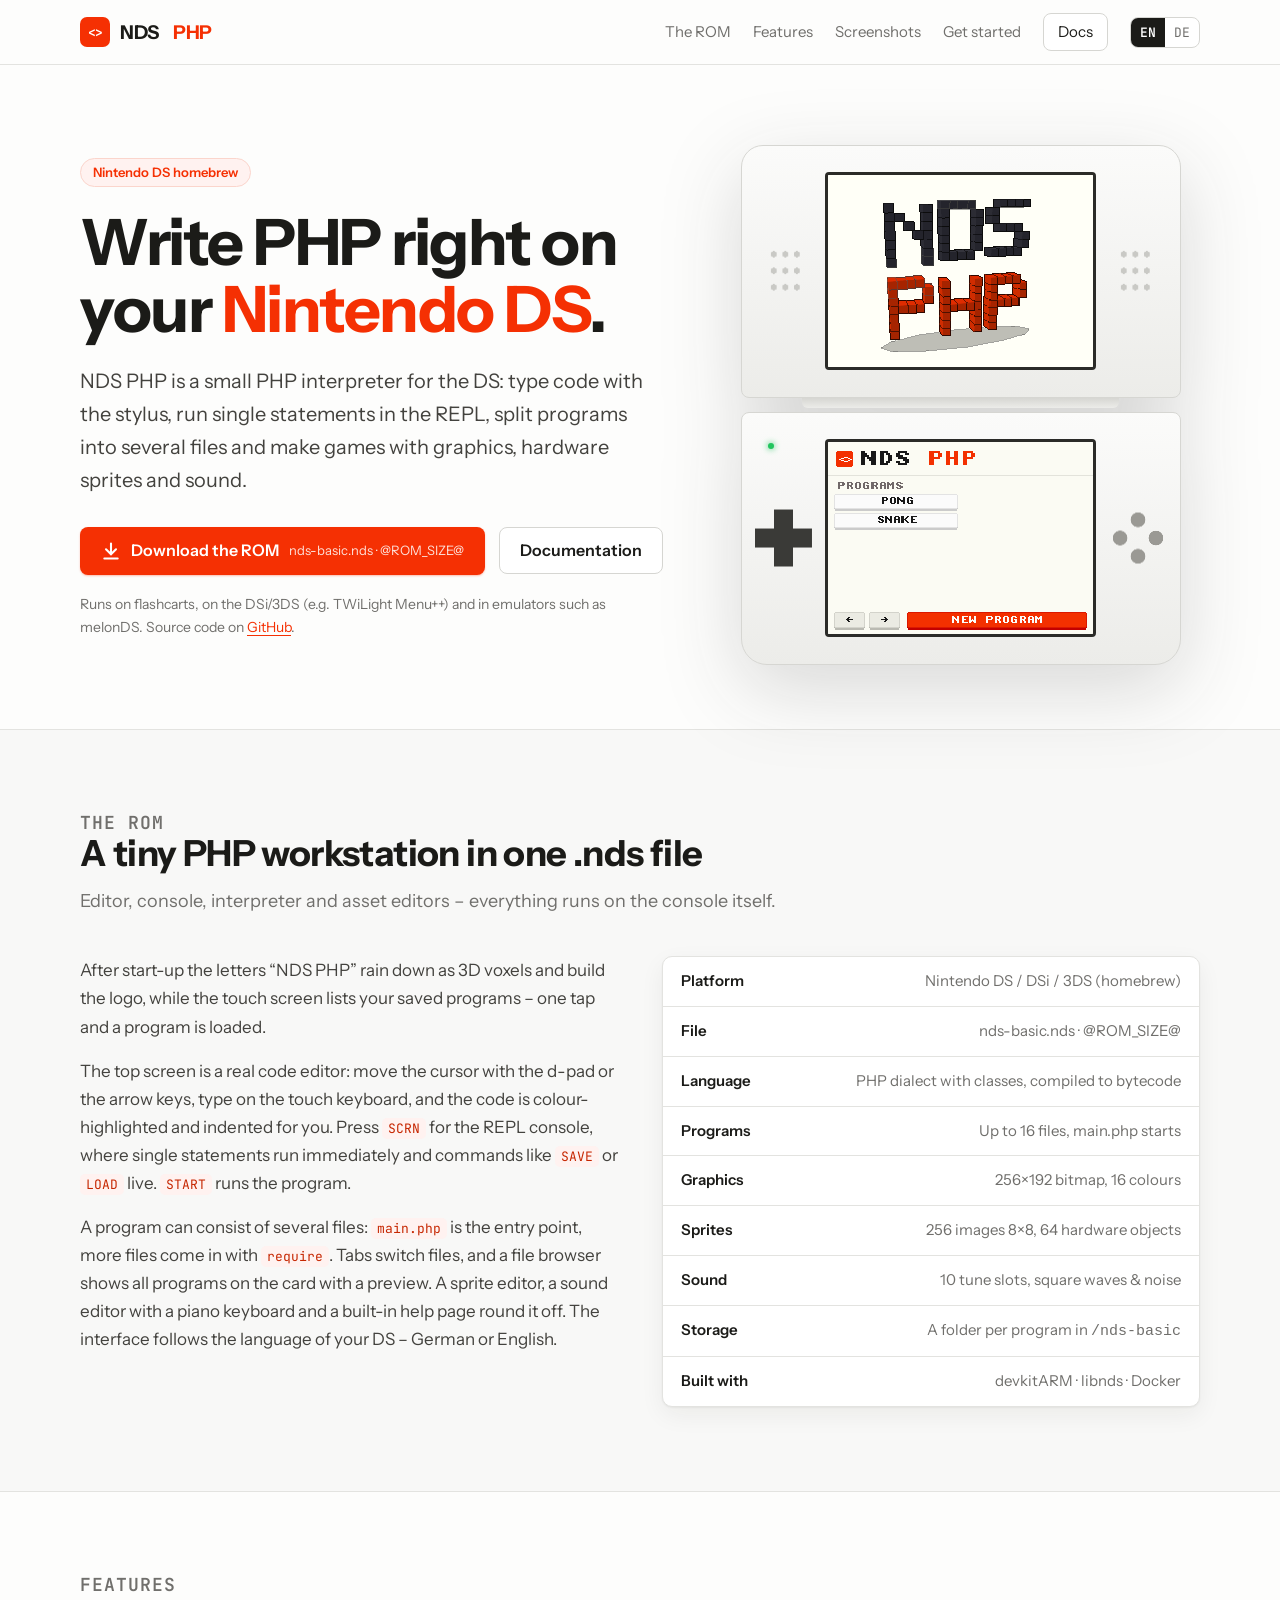
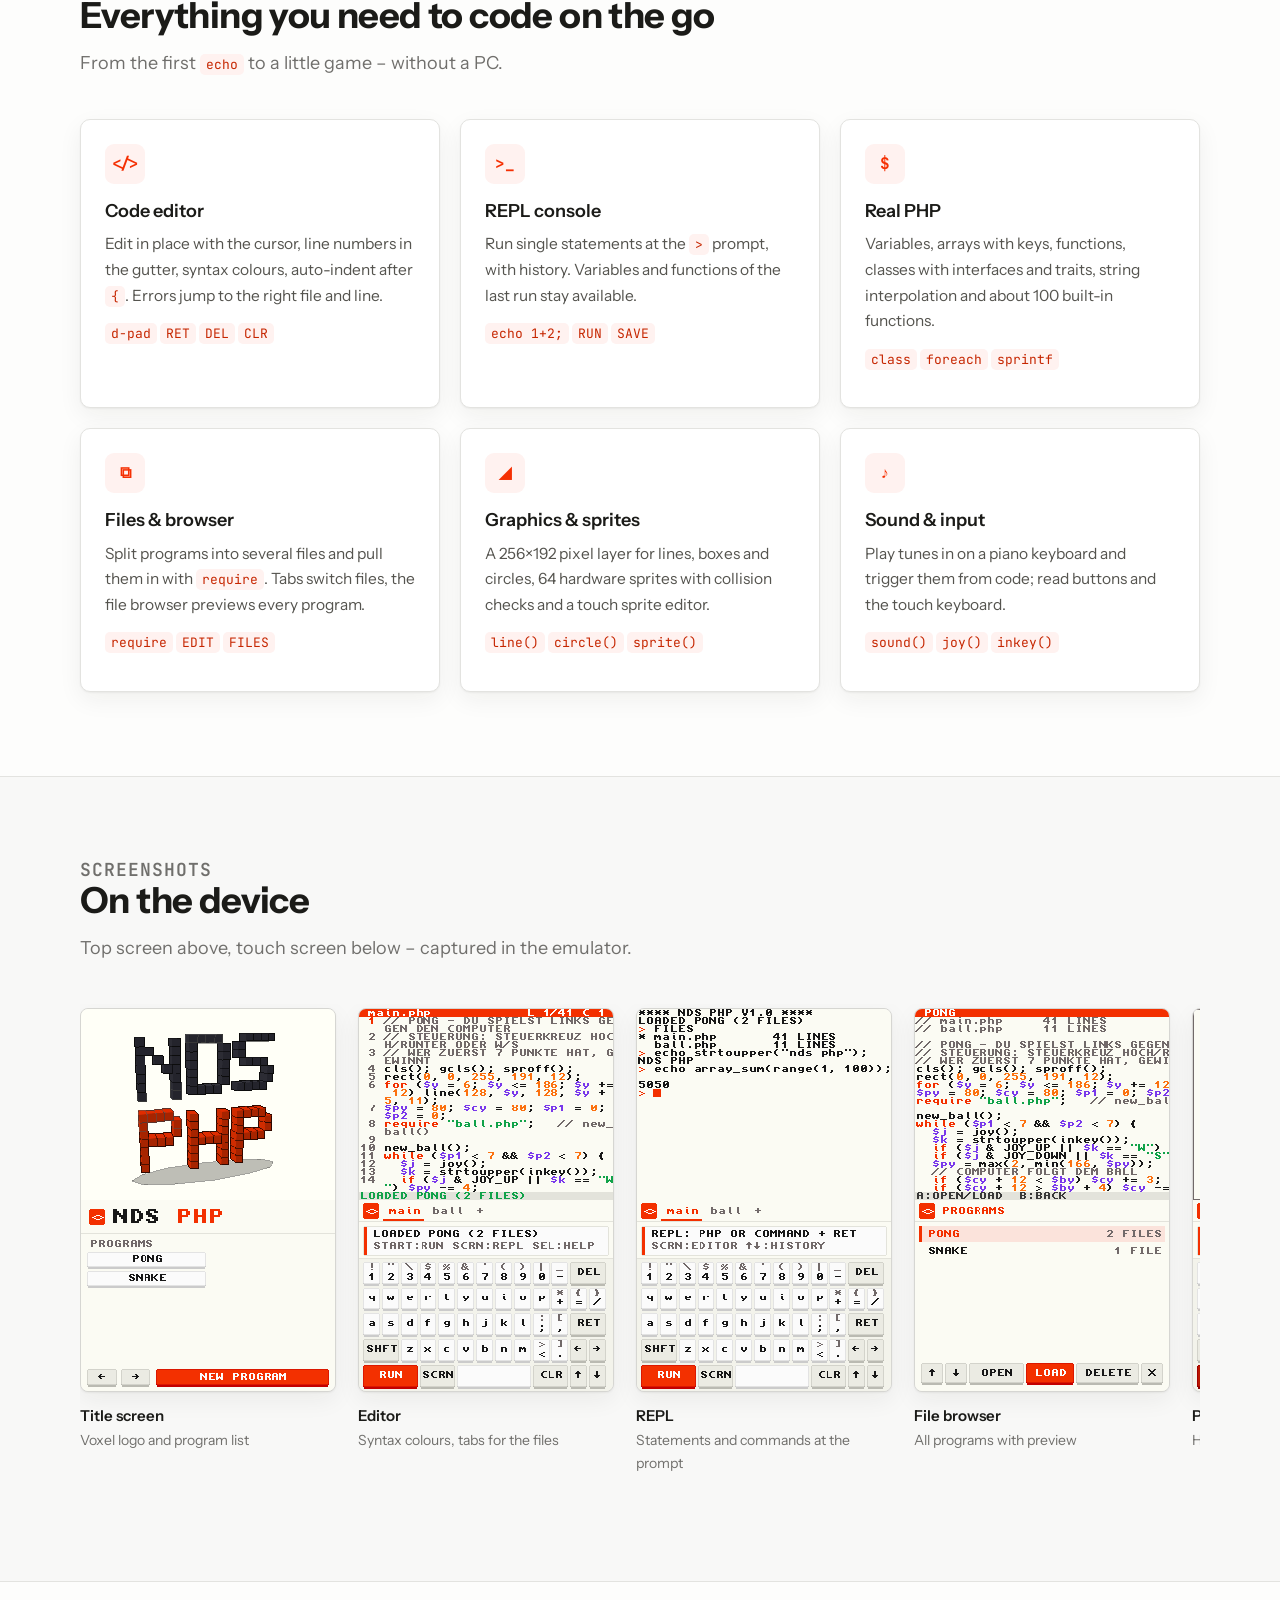
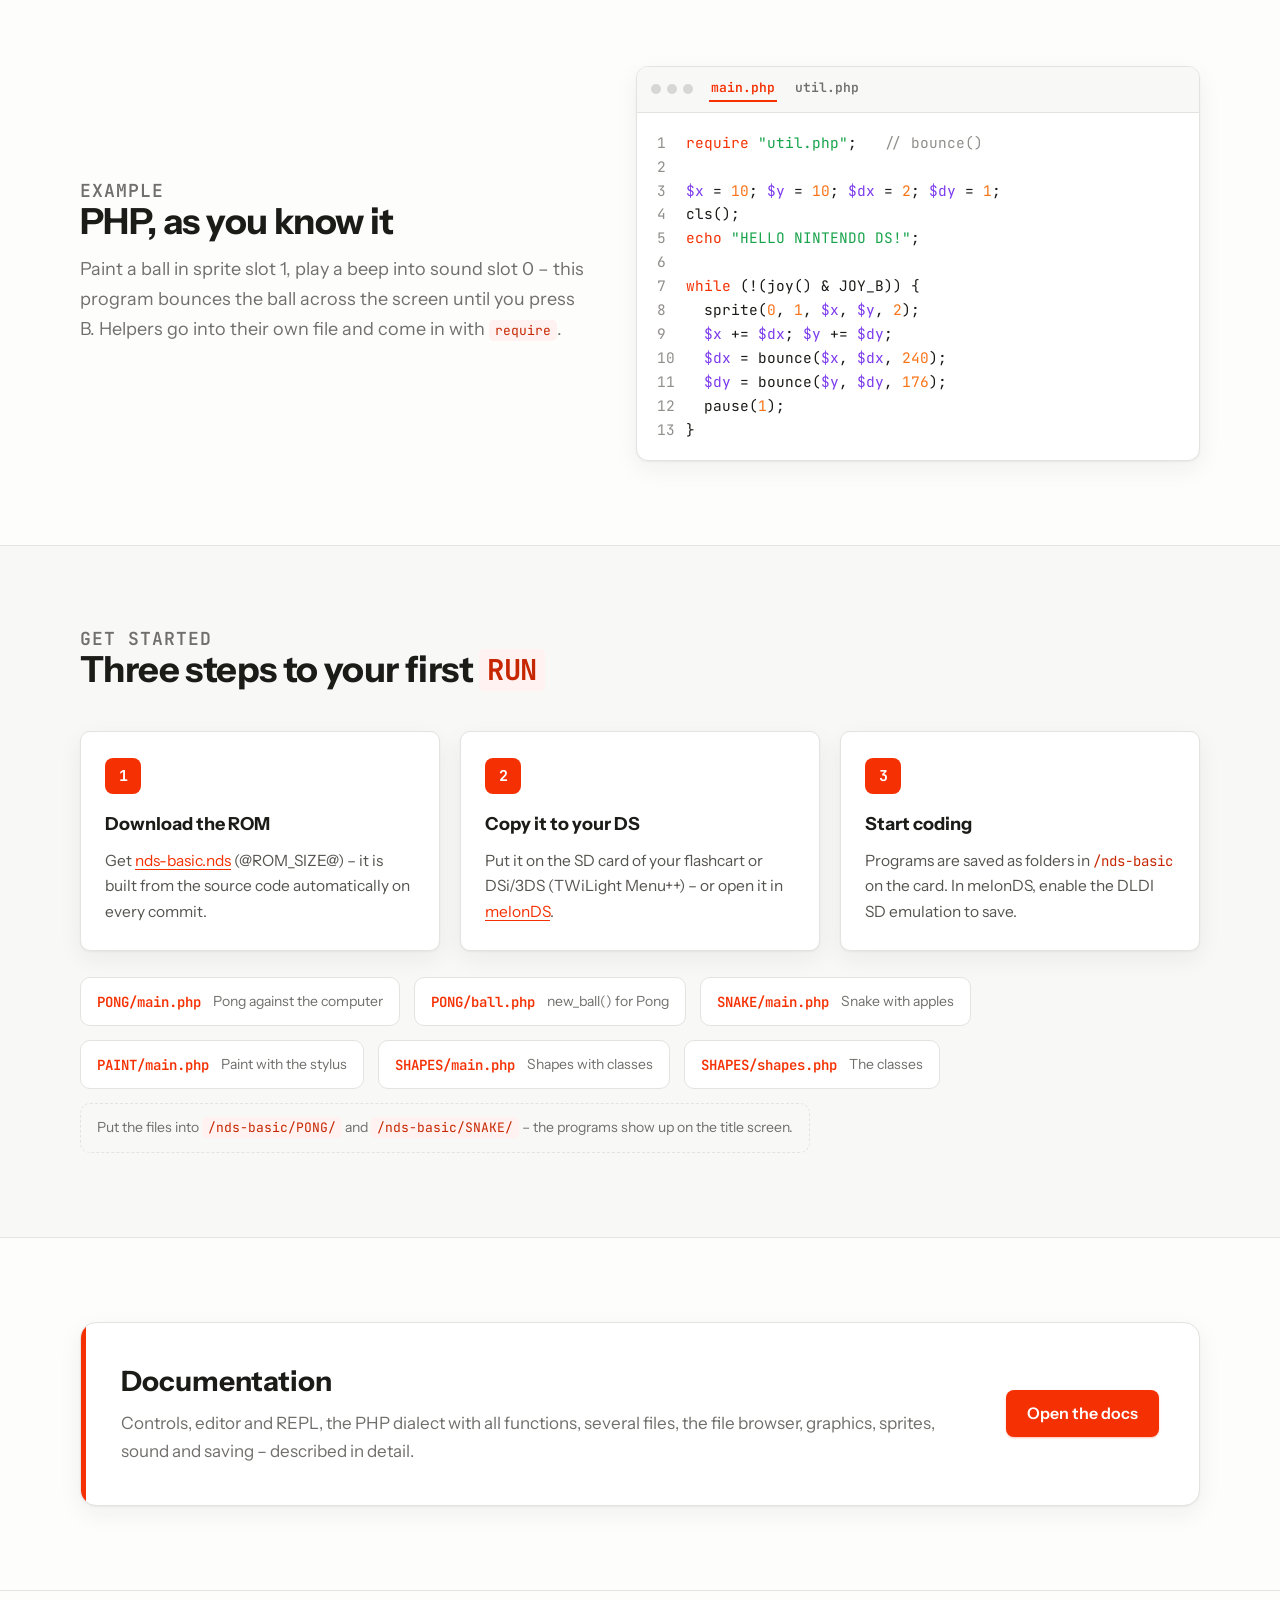
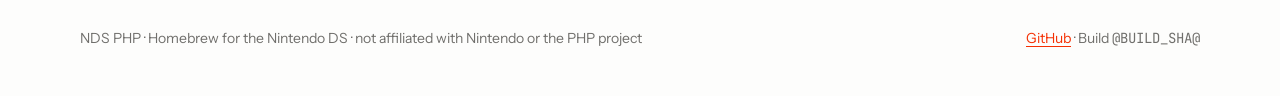
<file: site/index.html>
<!doctype html>
<html lang="en">
<head>
	<meta charset="utf-8">
	<meta name="viewport" content="width=device-width, initial-scale=1">
	<title>NDS PHP – PHP on the Nintendo DS</title>
	<meta name="description" content="NDS PHP lets you write and run PHP right on a Nintendo DS: code editor, REPL console, several files per program, graphics, hardware sprites, sound and saving to SD card.">
	<meta property="og:title" content="NDS PHP">
	<meta property="og:description" content="Write and run PHP right on your Nintendo DS.">
	<meta property="og:image" content="img/title.png">
	<link rel="alternate" hreflang="en" href="index.html">
	<link rel="alternate" hreflang="de" href="index.de.html">
	<link rel="icon" href="img/title-top.png">
	<link rel="preconnect" href="https://fonts.googleapis.com">
	<link rel="preconnect" href="https://fonts.gstatic.com" crossorigin>
	<link href="https://fonts.googleapis.com/css2?family=Instrument+Sans:wght@400;600;700&family=JetBrains+Mono:wght@400;600;700&display=swap" rel="stylesheet">
	<link rel="stylesheet" href="style.css">
</head>
<body>
<header class="site-header">
	<div class="wrap">
		<a class="logo" href="#top"><span class="tile">&lt;&gt;</span>NDS&nbsp;<span>PHP</span></a>
		<nav class="nav">
			<a href="#rom">The ROM</a>
			<a href="#features">Features</a>
			<a href="#screens">Screenshots</a>
			<a href="#start">Get started</a>
			<a class="nav-cta" href="docs.html">Docs</a>
			<span class="lang-switch" aria-label="Language"><a aria-current="page">EN</a><a href="index.de.html" hreflang="de" lang="de">DE</a></span>
		</nav>
	</div>
</header>

<main id="top">
	<!-- ============ HERO ============ -->
	<section class="hero">
		<div class="wrap">
			<div>
				<p class="eyebrow">Nintendo DS homebrew</p>
				<h1>Write PHP right on your <span>Nintendo&nbsp;DS</span>.</h1>
				<p class="lead">NDS PHP is a small PHP interpreter for the DS: type code with the stylus, run single statements
					in the REPL, split programs into several files and make games with graphics, hardware sprites and sound.</p>
				<div class="cta-row">
					<a class="btn btn-primary" href="nds-basic.nds" download>
						<svg width="20" height="20" viewBox="0 0 24 24" fill="none" stroke="currentColor" stroke-width="2.5" stroke-linecap="round"><path d="M12 3v12M6 10l6 6 6-6M4 21h16"/></svg>
						Download the ROM <small>nds-basic.nds · @ROM_SIZE@</small>
					</a>
					<a class="btn btn-secondary" href="docs.html">Documentation</a>
				</div>
				<p class="cta-note">Runs on flashcarts, on the DSi/3DS (e.g. TWiLight&nbsp;Menu++) and in emulators such as melonDS.
					Source code on <a href="@REPO_URL@">GitHub</a>.</p>
			</div>

			<div class="ds" aria-label="Nintendo DS showing the NDS PHP title screen">
				<div class="ds-half ds-top">
					<div class="ds-screen"><img class="pixelated" src="img/title-top.png" alt="Title screen: the words NDS PHP built from 3D voxels" width="256" height="192"></div>
				</div>
				<div class="ds-hinge"></div>
				<div class="ds-half ds-bottom">
					<span class="ds-led"></span>
					<div class="ds-screen"><img class="pixelated" src="img/title-bottom.png" alt="List of saved programs on the touch screen" width="256" height="192"></div>
					<span class="ds-dpad"></span><span class="ds-abxy"></span>
				</div>
			</div>
		</div>
	</section>

	<!-- ============ ROM DESCRIPTION ============ -->
	<section id="rom" class="section-alt">
		<div class="wrap">
			<div class="section-head">
				<p class="kicker">The ROM</p>
				<h2>A tiny PHP workstation in one .nds file</h2>
				<p>Editor, console, interpreter and asset editors – everything runs on the console itself.</p>
			</div>
			<div class="about">
				<div>
					<p>After start-up the letters “NDS PHP” rain down as 3D voxels and build the logo, while the touch screen
						lists your saved programs – one tap and a program is loaded.</p>
					<p>The top screen is a real code editor: move the cursor with the d-pad or the arrow keys, type on the
						touch keyboard, and the code is colour-highlighted and indented for you. Press <span class="kw">SCRN</span>
						for the REPL console, where single statements run immediately and commands like <span class="kw">SAVE</span>
						or <span class="kw">LOAD</span> live. <span class="kw">START</span> runs the program.</p>
					<p>A program can consist of several files: <span class="kw">main.php</span> is the entry point, more files come in
						with <span class="kw">require</span>. Tabs switch files, and a file browser shows all programs on the card with a
						preview. A sprite editor, a sound editor with a piano keyboard and a built-in help page round it off. The interface
						follows the language of your DS – German or English.</p>
				</div>
				<ul class="specs">
					<li><b>Platform</b><span>Nintendo DS / DSi / 3DS (homebrew)</span></li>
					<li><b>File</b><span>nds-basic.nds · @ROM_SIZE@</span></li>
					<li><b>Language</b><span>PHP dialect with classes, compiled to bytecode</span></li>
					<li><b>Programs</b><span>Up to 16 files, main.php starts</span></li>
					<li><b>Graphics</b><span>256×192 bitmap, 16 colours</span></li>
					<li><b>Sprites</b><span>256 images 8×8, 64 hardware objects</span></li>
					<li><b>Sound</b><span>10 tune slots, square waves &amp; noise</span></li>
					<li><b>Storage</b><span>A folder per program in <code>/nds-basic</code></span></li>
					<li><b>Built with</b><span>devkitARM · libnds · Docker</span></li>
				</ul>
			</div>
		</div>
	</section>

	<!-- ============ FEATURES ============ -->
	<section id="features">
		<div class="wrap">
			<div class="section-head">
				<p class="kicker">Features</p>
				<h2>Everything you need to code on the go</h2>
				<p>From the first <span class="kw">echo</span> to a little game – without a PC.</p>
			</div>
			<div class="features">
				<article class="card">
					<div class="icon">&lt;/&gt;</div>
					<h3>Code editor</h3>
					<p>Edit in place with the cursor, line numbers in the gutter, syntax colours, auto-indent after <code>{</code>. Errors jump to the right file and line.</p>
					<p><code>d-pad</code> <code>RET</code> <code>DEL</code> <code>CLR</code></p>
				</article>
				<article class="card">
					<div class="icon">&gt;_</div>
					<h3>REPL console</h3>
					<p>Run single statements at the <code>&gt;</code> prompt, with history. Variables and functions of the last run stay available.</p>
					<p><code>echo 1+2;</code> <code>RUN</code> <code>SAVE</code></p>
				</article>
				<article class="card">
					<div class="icon">$</div>
					<h3>Real PHP</h3>
					<p>Variables, arrays with keys, functions, classes with interfaces and traits, string interpolation and about 100 built-in functions.</p>
					<p><code>class</code> <code>foreach</code> <code>sprintf</code></p>
				</article>
				<article class="card">
					<div class="icon">⧉</div>
					<h3>Files &amp; browser</h3>
					<p>Split programs into several files and pull them in with <code>require</code>. Tabs switch files, the file browser previews every program.</p>
					<p><code>require</code> <code>EDIT</code> <code>FILES</code></p>
				</article>
				<article class="card">
					<div class="icon">◢</div>
					<h3>Graphics &amp; sprites</h3>
					<p>A 256×192 pixel layer for lines, boxes and circles, 64 hardware sprites with collision checks and a touch sprite editor.</p>
					<p><code>line()</code> <code>circle()</code> <code>sprite()</code></p>
				</article>
				<article class="card">
					<div class="icon">♪</div>
					<h3>Sound &amp; input</h3>
					<p>Play tunes in on a piano keyboard and trigger them from code; read buttons and the touch keyboard.</p>
					<p><code>sound()</code> <code>joy()</code> <code>inkey()</code></p>
				</article>
			</div>
		</div>
	</section>

	<!-- ============ SCREENSHOTS ============ -->
	<section id="screens" class="section-alt">
		<div class="wrap">
			<div class="section-head">
				<p class="kicker">Screenshots</p>
				<h2>On the device</h2>
				<p>Top screen above, touch screen below – captured in the emulator.</p>
			</div>
			<div class="gallery">
				<figure class="shot"><img class="pixelated" src="img/title.png" alt="Title screen" width="256" height="384" loading="lazy"><figcaption><b>Title screen</b>Voxel logo and program list</figcaption></figure>
				<figure class="shot"><img class="pixelated" src="img/editor.png" alt="Code editor" width="256" height="384" loading="lazy"><figcaption><b>Editor</b>Syntax colours, tabs for the files</figcaption></figure>
				<figure class="shot"><img class="pixelated" src="img/repl.png" alt="REPL console" width="256" height="384" loading="lazy"><figcaption><b>REPL</b>Statements and commands at the prompt</figcaption></figure>
				<figure class="shot"><img class="pixelated" src="img/browser.png" alt="File browser" width="256" height="384" loading="lazy"><figcaption><b>File browser</b>All programs with preview</figcaption></figure>
				<figure class="shot"><img class="pixelated" src="img/pong.png" alt="Pong" width="256" height="384" loading="lazy"><figcaption><b>PONG</b>Hardware sprites and sound</figcaption></figure>
				<figure class="shot"><img class="pixelated" src="img/snake.png" alt="Snake" width="256" height="384" loading="lazy"><figcaption><b>SNAKE</b>Graphics stamps plus sprites</figcaption></figure>
				<figure class="shot"><img class="pixelated" src="img/sprite-editor.png" alt="Sprite editor" width="256" height="384" loading="lazy"><figcaption><b>Sprite editor</b>Paint with the stylus</figcaption></figure>
				<figure class="shot"><img class="pixelated" src="img/sound-editor.png" alt="Sound editor" width="256" height="384" loading="lazy"><figcaption><b>Sound editor</b>Play tunes in on the piano</figcaption></figure>
				<figure class="shot"><img class="pixelated" src="img/help.png" alt="Help page" width="256" height="384" loading="lazy"><figcaption><b>Help</b>All commands at the push of SELECT</figcaption></figure>
			</div>
		</div>
	</section>

	<!-- ============ CODE ============ -->
	<section>
		<div class="wrap code-grid">
			<div class="section-head" style="margin:0">
				<p class="kicker">Example</p>
				<h2>PHP, as you know it</h2>
				<p>Paint a ball in sprite slot&nbsp;1, play a beep into sound slot&nbsp;0 – this program bounces the ball across
					the screen until you press B. Helpers go into their own file and come in with <span class="kw">require</span>.</p>
			</div>
<div class="window">
<div class="window-bar"><i></i><i></i><i></i><span class="tab">main.php</span><span class="tab off">util.php</span></div>
<pre class="code"><span class="ln">1</span><span class="k">require</span> <span class="s">"util.php"</span>;   <span class="c">// bounce()</span>
<span class="ln">2</span>
<span class="ln">3</span><span class="v">$x</span> = <span class="n">10</span>; <span class="v">$y</span> = <span class="n">10</span>; <span class="v">$dx</span> = <span class="n">2</span>; <span class="v">$dy</span> = <span class="n">1</span>;
<span class="ln">4</span>cls();
<span class="ln">5</span><span class="k">echo</span> <span class="s">"HELLO NINTENDO DS!"</span>;
<span class="ln">6</span>
<span class="ln">7</span><span class="k">while</span> (!(joy() &amp; JOY_B)) {
<span class="ln">8</span>  sprite(<span class="n">0</span>, <span class="n">1</span>, <span class="v">$x</span>, <span class="v">$y</span>, <span class="n">2</span>);
<span class="ln">9</span>  <span class="v">$x</span> += <span class="v">$dx</span>; <span class="v">$y</span> += <span class="v">$dy</span>;
<span class="ln">10</span>  <span class="v">$dx</span> = bounce(<span class="v">$x</span>, <span class="v">$dx</span>, <span class="n">240</span>);
<span class="ln">11</span>  <span class="v">$dy</span> = bounce(<span class="v">$y</span>, <span class="v">$dy</span>, <span class="n">176</span>);
<span class="ln">12</span>  pause(<span class="n">1</span>);
<span class="ln">13</span>}</pre>
</div>
		</div>
	</section>

	<!-- ============ GET STARTED ============ -->
	<section id="start" class="section-alt">
		<div class="wrap">
			<div class="section-head">
				<p class="kicker">Get started</p>
				<h2>Three steps to your first <span class="kw">RUN</span></h2>
			</div>
			<div class="steps">
				<div class="step">
					<h3>Download the ROM</h3>
					<p>Get <a href="nds-basic.nds" download>nds-basic.nds</a> (@ROM_SIZE@) – it is built from the source code
						automatically on every commit.</p>
				</div>
				<div class="step">
					<h3>Copy it to your DS</h3>
					<p>Put it on the SD card of your flashcart or DSi/3DS (TWiLight&nbsp;Menu++) – or open it in
						<a href="https://melonds.kuribo64.net/">melonDS</a>.</p>
				</div>
				<div class="step">
					<h3>Start coding</h3>
					<p>Programs are saved as folders in <code>/nds-basic</code> on the card. In melonDS, enable the DLDI SD
						emulation to save.</p>
				</div>
			</div>
			<div class="examples">
				<a class="example" href="examples/PONG/main.php" download="main.php"><b>PONG/main.php</b><span>Pong against the computer</span></a>
				<a class="example" href="examples/PONG/ball.php" download="ball.php"><b>PONG/ball.php</b><span>new_ball() for Pong</span></a>
				<a class="example" href="examples/SNAKE/main.php" download="main.php"><b>SNAKE/main.php</b><span>Snake with apples</span></a>
				<a class="example" href="examples/PAINT/main.php" download="main.php"><b>PAINT/main.php</b><span>Paint with the stylus</span></a>
				<a class="example" href="examples/SHAPES/main.php" download="main.php"><b>SHAPES/main.php</b><span>Shapes with classes</span></a>
				<a class="example" href="examples/SHAPES/shapes.php" download="shapes.php"><b>SHAPES/shapes.php</b><span>The classes</span></a>
				<span class="example note"><span>Put the files into <code class="kw">/nds-basic/PONG/</code> and <code class="kw">/nds-basic/SNAKE/</code> – the programs show up on the title screen.</span></span>
			</div>
		</div>
	</section>

	<!-- ============ DOCS ============ -->
	<section>
		<div class="wrap">
			<div class="docs-cta">
				<div>
					<h2>Documentation</h2>
					<p>Controls, editor and REPL, the PHP dialect with all functions, several files, the file browser, graphics,
						sprites, sound and saving – described in detail.</p>
				</div>
				<div class="cta-row">
					<a class="btn btn-primary" href="docs.html">Open the docs</a>
				</div>
			</div>
		</div>
	</section>
</main>

<footer class="site-footer">
	<div class="wrap">
		<span>NDS PHP · Homebrew for the Nintendo DS · not affiliated with Nintendo or the PHP project</span>
		<span><a href="@REPO_URL@">GitHub</a> · Build <code>@BUILD_SHA@</code></span>
	</div>
</footer>
</body>
</html>
</file>
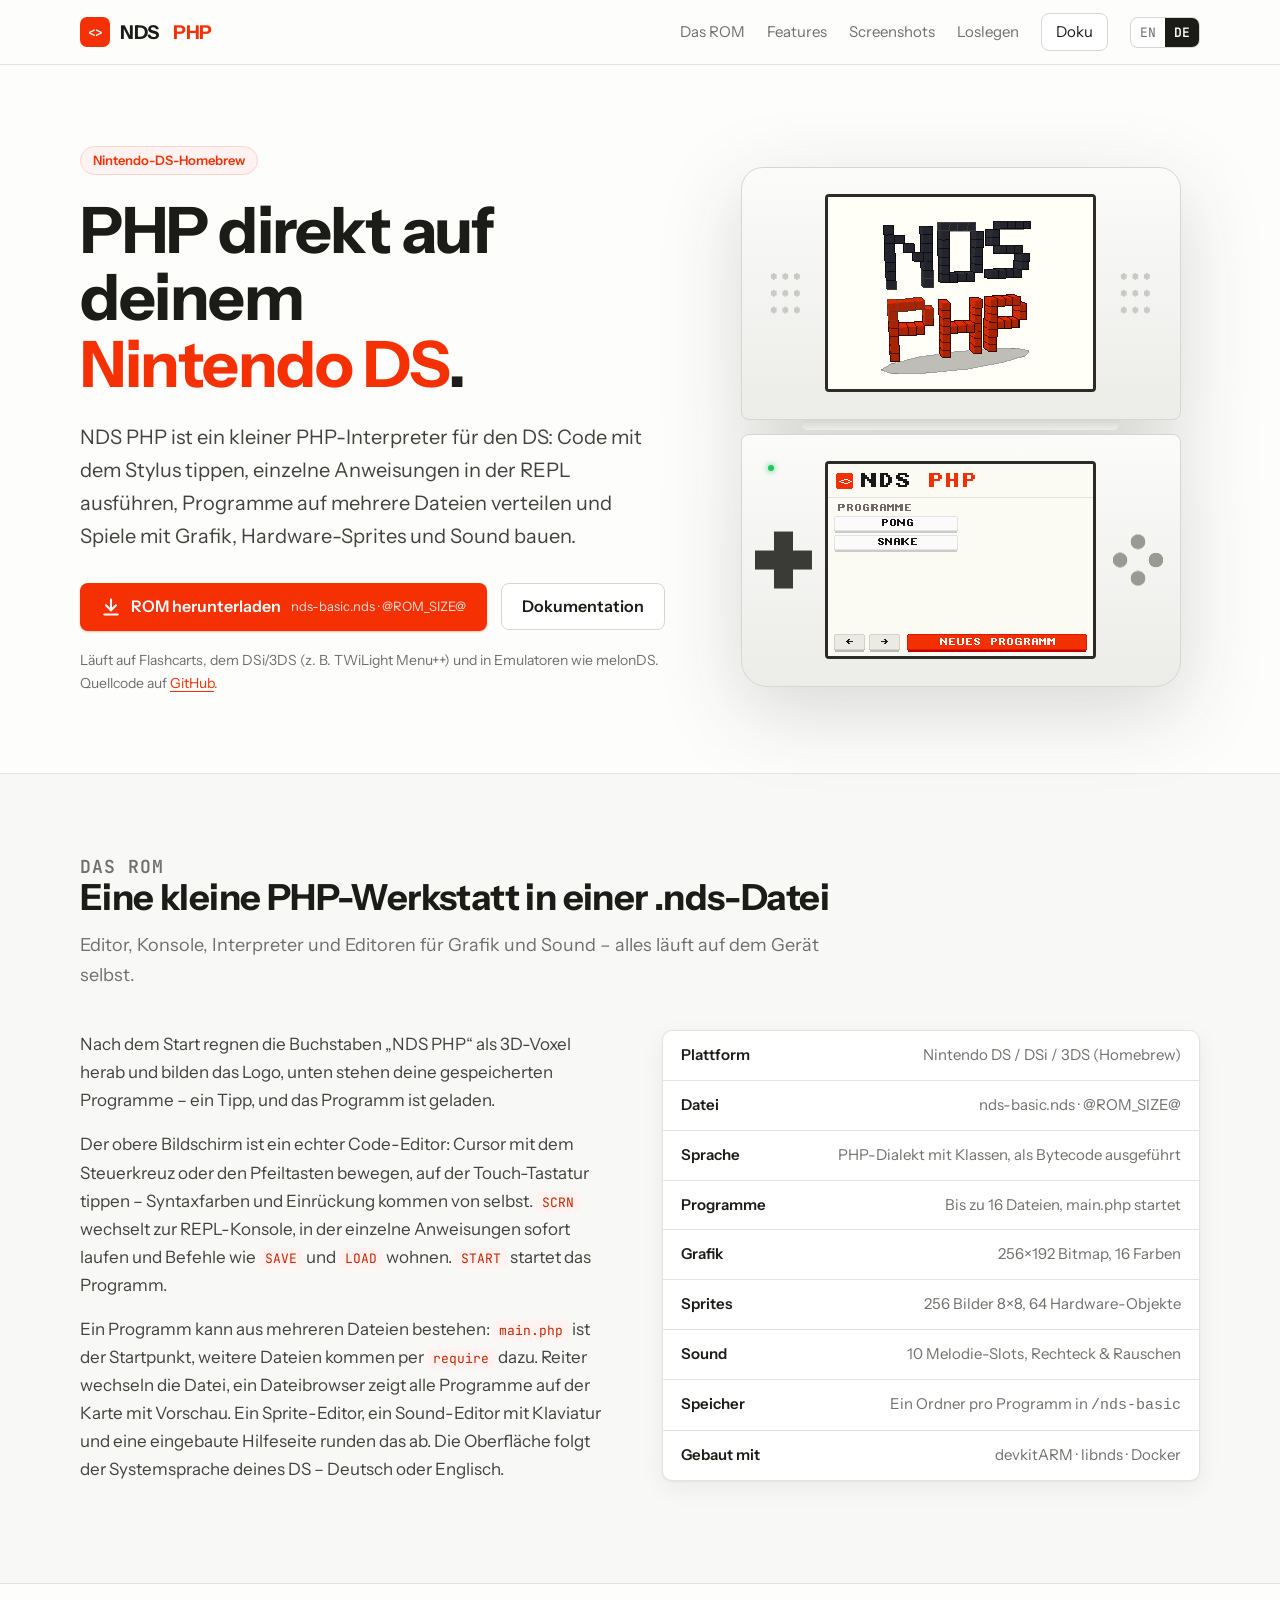
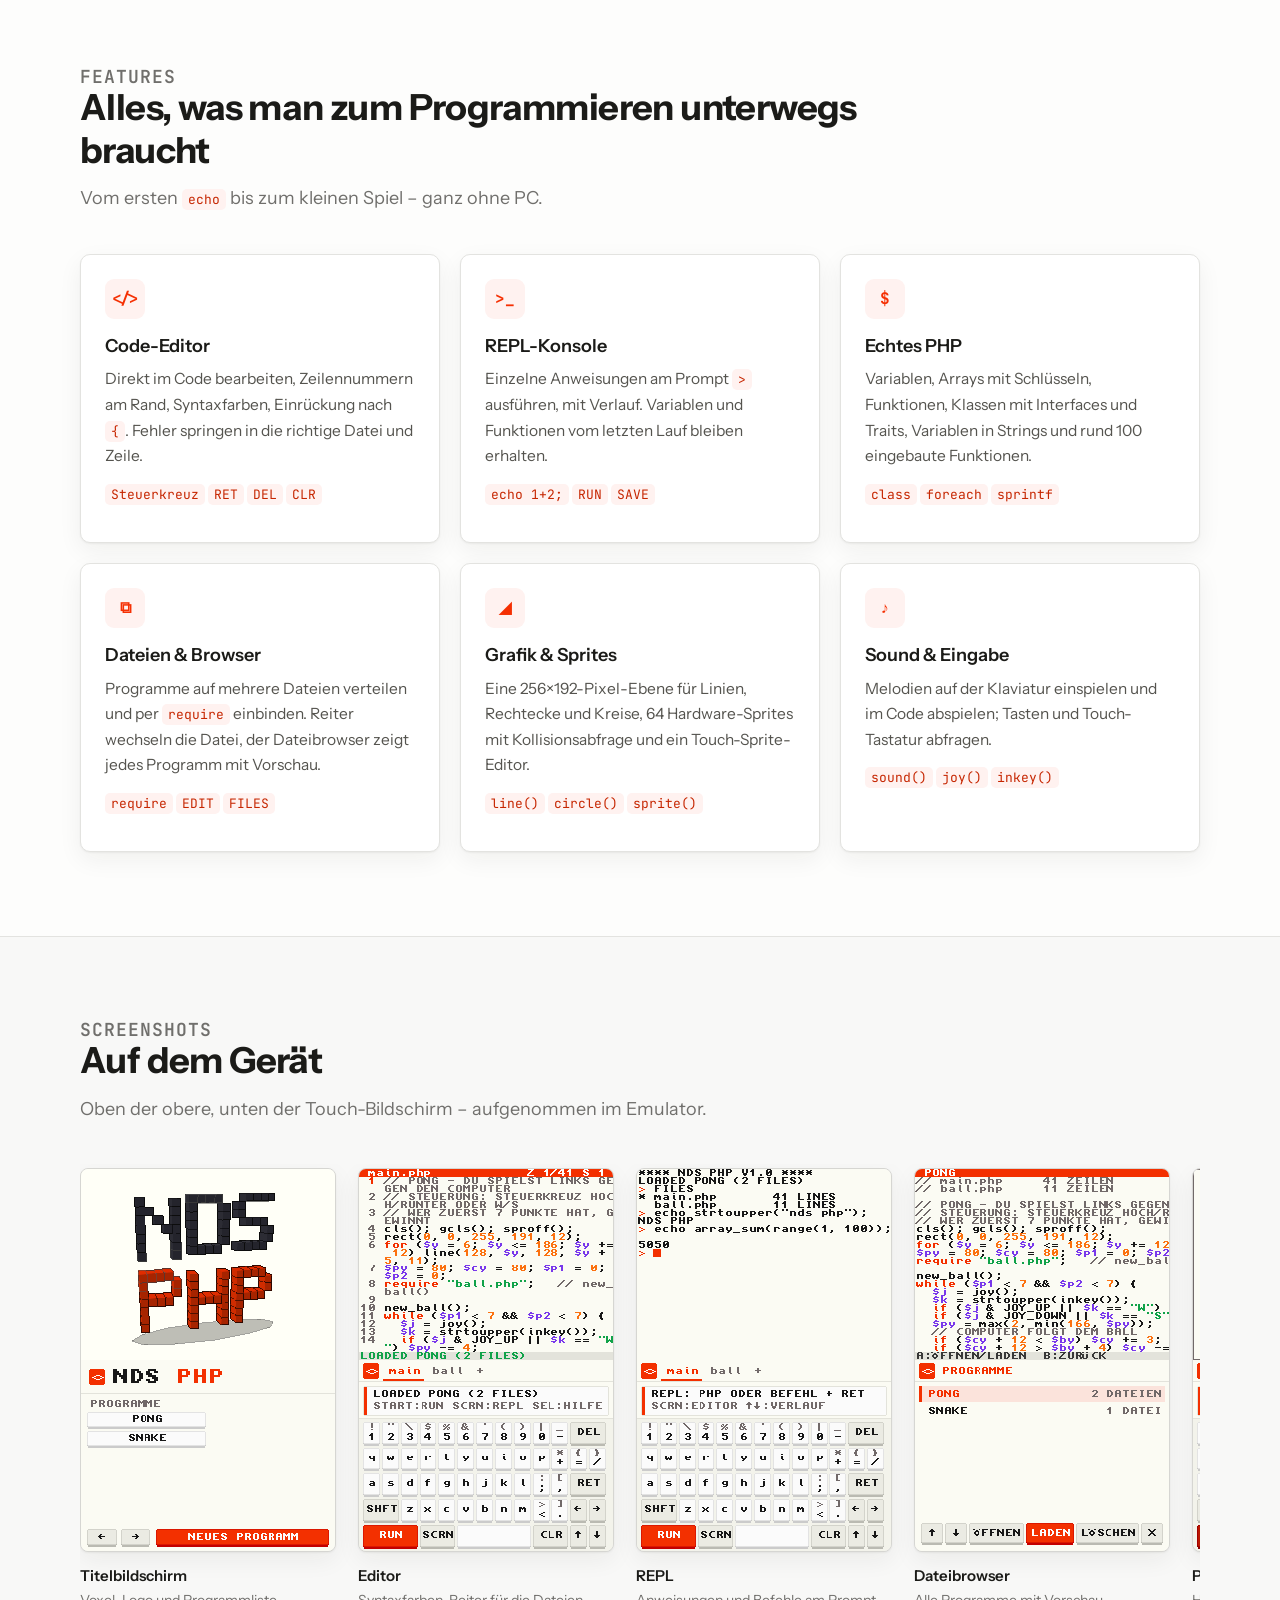
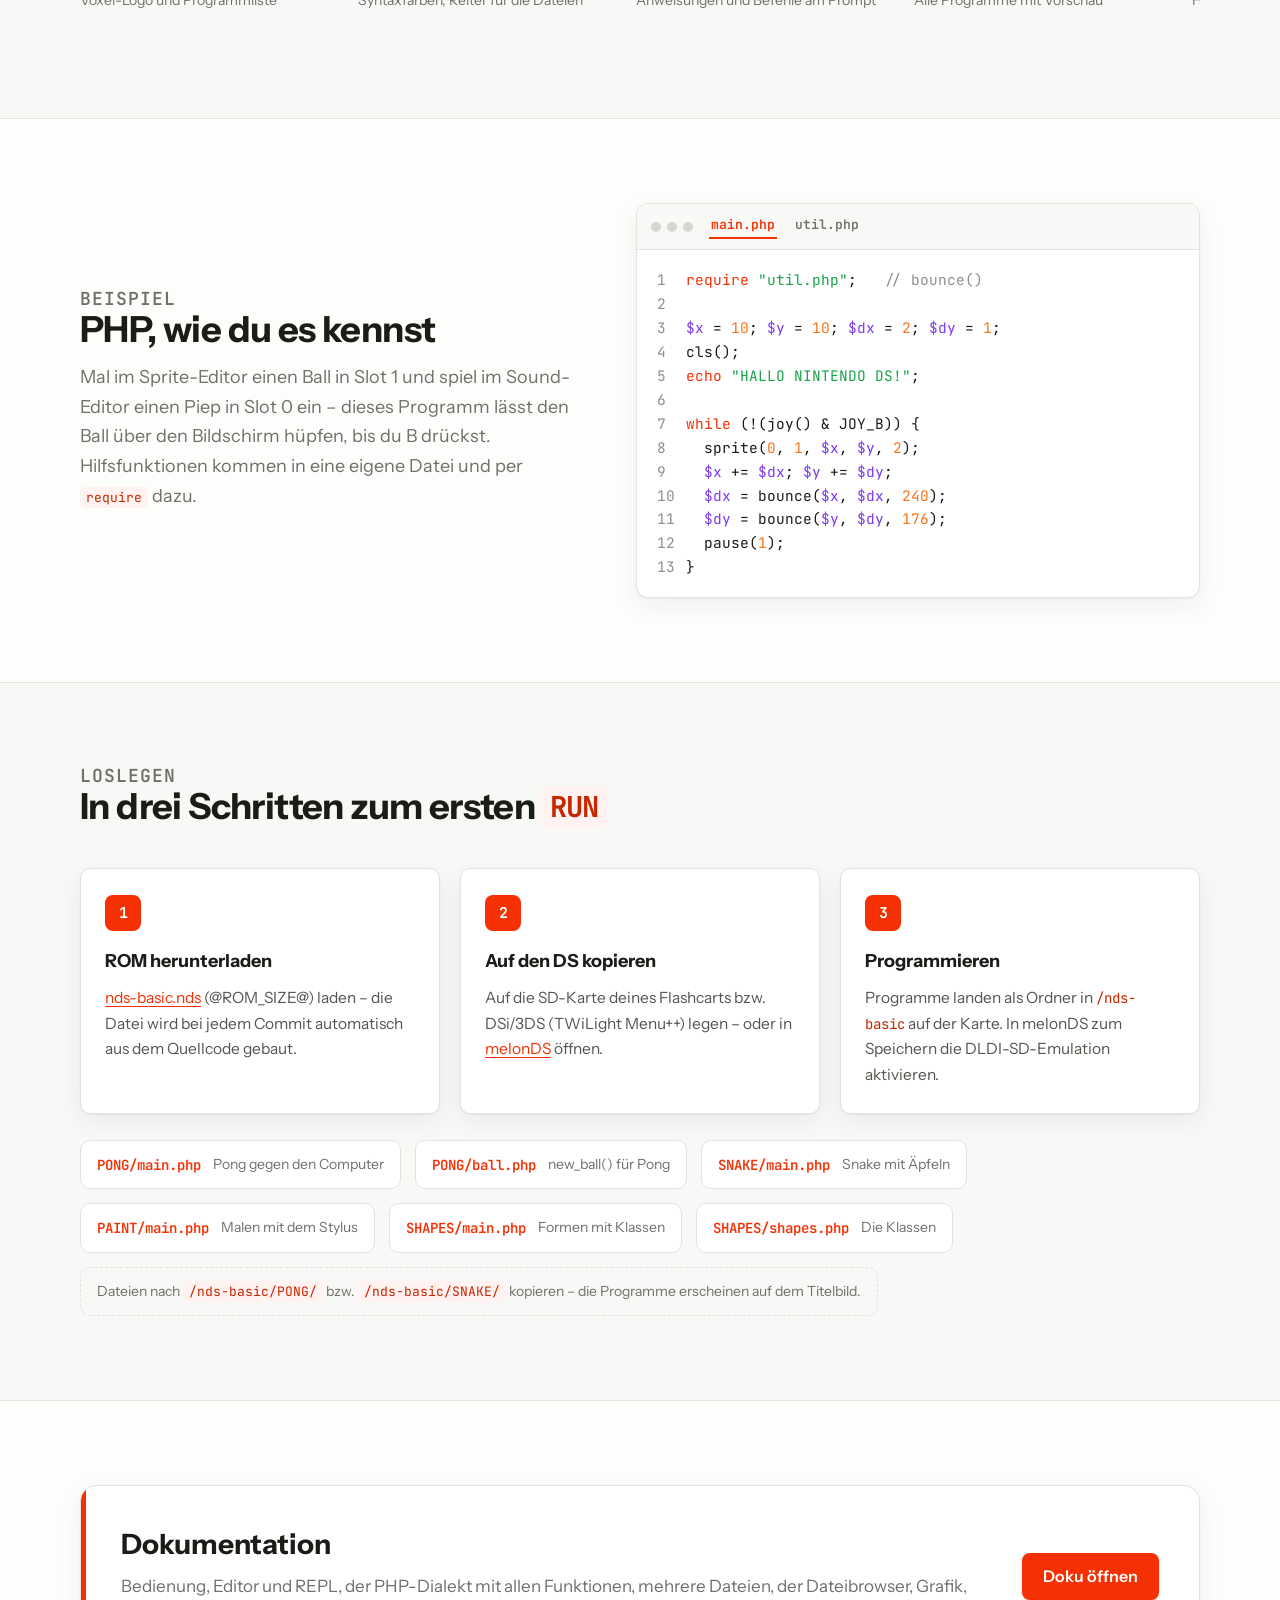
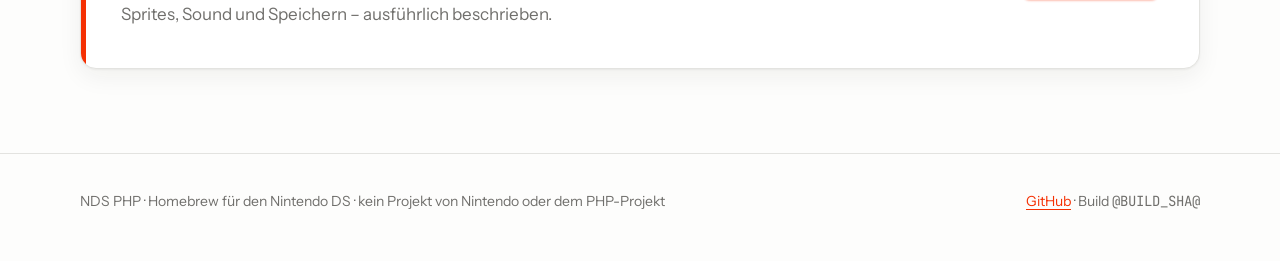
<file: site/index.de.html>
<!doctype html>
<html lang="de">
<head>
	<meta charset="utf-8">
	<meta name="viewport" content="width=device-width, initial-scale=1">
	<title>NDS PHP – PHP auf dem Nintendo DS</title>
	<meta name="description" content="Mit NDS PHP schreibst und startest du PHP direkt auf dem Nintendo DS: Code-Editor, REPL-Konsole, mehrere Dateien pro Programm, Grafik, Hardware-Sprites, Sound und Speichern auf SD-Karte.">
	<meta property="og:title" content="NDS PHP">
	<meta property="og:description" content="PHP direkt auf dem Nintendo DS schreiben und ausführen.">
	<meta property="og:image" content="img/de/title.png">
	<link rel="alternate" hreflang="en" href="index.html">
	<link rel="alternate" hreflang="de" href="index.de.html">
	<link rel="icon" href="img/title-top.png">
	<link rel="preconnect" href="https://fonts.googleapis.com">
	<link rel="preconnect" href="https://fonts.gstatic.com" crossorigin>
	<link href="https://fonts.googleapis.com/css2?family=Instrument+Sans:wght@400;600;700&family=JetBrains+Mono:wght@400;600;700&display=swap" rel="stylesheet">
	<link rel="stylesheet" href="style.css">
</head>
<body>
<header class="site-header">
	<div class="wrap">
		<a class="logo" href="#top"><span class="tile">&lt;&gt;</span>NDS&nbsp;<span>PHP</span></a>
		<nav class="nav">
			<a href="#rom">Das ROM</a>
			<a href="#features">Features</a>
			<a href="#screens">Screenshots</a>
			<a href="#start">Loslegen</a>
			<a class="nav-cta" href="docs.de.html">Doku</a>
			<span class="lang-switch" aria-label="Sprache"><a href="index.html" hreflang="en" lang="en">EN</a><a aria-current="page">DE</a></span>
		</nav>
	</div>
</header>

<main id="top">
	<!-- ============ HERO ============ -->
	<section class="hero">
		<div class="wrap">
			<div>
				<p class="eyebrow">Nintendo-DS-Homebrew</p>
				<h1>PHP direkt auf deinem <span>Nintendo&nbsp;DS</span>.</h1>
				<p class="lead">NDS PHP ist ein kleiner PHP-Interpreter für den DS: Code mit dem Stylus tippen, einzelne Anweisungen
					in der REPL ausführen, Programme auf mehrere Dateien verteilen und Spiele mit Grafik, Hardware-Sprites und Sound bauen.</p>
				<div class="cta-row">
					<a class="btn btn-primary" href="nds-basic.nds" download>
						<svg width="20" height="20" viewBox="0 0 24 24" fill="none" stroke="currentColor" stroke-width="2.5" stroke-linecap="round"><path d="M12 3v12M6 10l6 6 6-6M4 21h16"/></svg>
						ROM herunterladen <small>nds-basic.nds · @ROM_SIZE@</small>
					</a>
					<a class="btn btn-secondary" href="docs.de.html">Dokumentation</a>
				</div>
				<p class="cta-note">Läuft auf Flashcarts, dem DSi/3DS (z.&nbsp;B. TWiLight&nbsp;Menu++) und in Emulatoren wie melonDS.
					Quellcode auf <a href="@REPO_URL@">GitHub</a>.</p>
			</div>

			<div class="ds" aria-label="Nintendo DS mit dem Titelbildschirm von NDS PHP">
				<div class="ds-half ds-top">
					<div class="ds-screen"><img class="pixelated" src="img/de/title-top.png" alt="Titelbildschirm: der Schriftzug NDS PHP aus 3D-Voxeln" width="256" height="192"></div>
				</div>
				<div class="ds-hinge"></div>
				<div class="ds-half ds-bottom">
					<span class="ds-led"></span>
					<div class="ds-screen"><img class="pixelated" src="img/de/title-bottom.png" alt="Liste der gespeicherten Programme auf dem Touchscreen" width="256" height="192"></div>
					<span class="ds-dpad"></span><span class="ds-abxy"></span>
				</div>
			</div>
		</div>
	</section>

	<!-- ============ ROM DESCRIPTION ============ -->
	<section id="rom" class="section-alt">
		<div class="wrap">
			<div class="section-head">
				<p class="kicker">Das ROM</p>
				<h2>Eine kleine PHP-Werkstatt in einer .nds-Datei</h2>
				<p>Editor, Konsole, Interpreter und Editoren für Grafik und Sound – alles läuft auf dem Gerät selbst.</p>
			</div>
			<div class="about">
				<div>
					<p>Nach dem Start regnen die Buchstaben „NDS PHP“ als 3D-Voxel herab und bilden das Logo, unten stehen deine
						gespeicherten Programme – ein Tipp, und das Programm ist geladen.</p>
					<p>Der obere Bildschirm ist ein echter Code-Editor: Cursor mit dem Steuerkreuz oder den Pfeiltasten bewegen, auf der
						Touch-Tastatur tippen – Syntaxfarben und Einrückung kommen von selbst. <span class="kw">SCRN</span> wechselt zur
						REPL-Konsole, in der einzelne Anweisungen sofort laufen und Befehle wie <span class="kw">SAVE</span> und
						<span class="kw">LOAD</span> wohnen. <span class="kw">START</span> startet das Programm.</p>
					<p>Ein Programm kann aus mehreren Dateien bestehen: <span class="kw">main.php</span> ist der Startpunkt, weitere
						Dateien kommen per <span class="kw">require</span> dazu. Reiter wechseln die Datei, ein Dateibrowser zeigt alle
						Programme auf der Karte mit Vorschau. Ein Sprite-Editor, ein Sound-Editor mit Klaviatur und eine eingebaute
						Hilfeseite runden das ab. Die Oberfläche folgt der Systemsprache deines DS – Deutsch oder Englisch.</p>
				</div>
				<ul class="specs">
					<li><b>Plattform</b><span>Nintendo DS / DSi / 3DS (Homebrew)</span></li>
					<li><b>Datei</b><span>nds-basic.nds · @ROM_SIZE@</span></li>
					<li><b>Sprache</b><span>PHP-Dialekt mit Klassen, als Bytecode ausgeführt</span></li>
					<li><b>Programme</b><span>Bis zu 16 Dateien, main.php startet</span></li>
					<li><b>Grafik</b><span>256×192 Bitmap, 16 Farben</span></li>
					<li><b>Sprites</b><span>256 Bilder 8×8, 64 Hardware-Objekte</span></li>
					<li><b>Sound</b><span>10 Melodie-Slots, Rechteck &amp; Rauschen</span></li>
					<li><b>Speicher</b><span>Ein Ordner pro Programm in <code>/nds-basic</code></span></li>
					<li><b>Gebaut mit</b><span>devkitARM · libnds · Docker</span></li>
				</ul>
			</div>
		</div>
	</section>

	<!-- ============ FEATURES ============ -->
	<section id="features">
		<div class="wrap">
			<div class="section-head">
				<p class="kicker">Features</p>
				<h2>Alles, was man zum Programmieren unterwegs braucht</h2>
				<p>Vom ersten <span class="kw">echo</span> bis zum kleinen Spiel – ganz ohne PC.</p>
			</div>
			<div class="features">
				<article class="card">
					<div class="icon">&lt;/&gt;</div>
					<h3>Code-Editor</h3>
					<p>Direkt im Code bearbeiten, Zeilennummern am Rand, Syntaxfarben, Einrückung nach <code>{</code>. Fehler springen in die richtige Datei und Zeile.</p>
					<p><code>Steuerkreuz</code> <code>RET</code> <code>DEL</code> <code>CLR</code></p>
				</article>
				<article class="card">
					<div class="icon">&gt;_</div>
					<h3>REPL-Konsole</h3>
					<p>Einzelne Anweisungen am Prompt <code>&gt;</code> ausführen, mit Verlauf. Variablen und Funktionen vom letzten Lauf bleiben erhalten.</p>
					<p><code>echo 1+2;</code> <code>RUN</code> <code>SAVE</code></p>
				</article>
				<article class="card">
					<div class="icon">$</div>
					<h3>Echtes PHP</h3>
					<p>Variablen, Arrays mit Schlüsseln, Funktionen, Klassen mit Interfaces und Traits, Variablen in Strings und rund 100 eingebaute Funktionen.</p>
					<p><code>class</code> <code>foreach</code> <code>sprintf</code></p>
				</article>
				<article class="card">
					<div class="icon">⧉</div>
					<h3>Dateien &amp; Browser</h3>
					<p>Programme auf mehrere Dateien verteilen und per <code>require</code> einbinden. Reiter wechseln die Datei, der Dateibrowser zeigt jedes Programm mit Vorschau.</p>
					<p><code>require</code> <code>EDIT</code> <code>FILES</code></p>
				</article>
				<article class="card">
					<div class="icon">◢</div>
					<h3>Grafik &amp; Sprites</h3>
					<p>Eine 256×192-Pixel-Ebene für Linien, Rechtecke und Kreise, 64 Hardware-Sprites mit Kollisionsabfrage und ein Touch-Sprite-Editor.</p>
					<p><code>line()</code> <code>circle()</code> <code>sprite()</code></p>
				</article>
				<article class="card">
					<div class="icon">♪</div>
					<h3>Sound &amp; Eingabe</h3>
					<p>Melodien auf der Klaviatur einspielen und im Code abspielen; Tasten und Touch-Tastatur abfragen.</p>
					<p><code>sound()</code> <code>joy()</code> <code>inkey()</code></p>
				</article>
			</div>
		</div>
	</section>

	<!-- ============ SCREENSHOTS ============ -->
	<section id="screens" class="section-alt">
		<div class="wrap">
			<div class="section-head">
				<p class="kicker">Screenshots</p>
				<h2>Auf dem Gerät</h2>
				<p>Oben der obere, unten der Touch-Bildschirm – aufgenommen im Emulator.</p>
			</div>
			<div class="gallery">
				<figure class="shot"><img class="pixelated" src="img/de/title.png" alt="Titelbildschirm" width="256" height="384" loading="lazy"><figcaption><b>Titelbildschirm</b>Voxel-Logo und Programmliste</figcaption></figure>
				<figure class="shot"><img class="pixelated" src="img/de/editor.png" alt="Code-Editor" width="256" height="384" loading="lazy"><figcaption><b>Editor</b>Syntaxfarben, Reiter für die Dateien</figcaption></figure>
				<figure class="shot"><img class="pixelated" src="img/de/repl.png" alt="REPL-Konsole" width="256" height="384" loading="lazy"><figcaption><b>REPL</b>Anweisungen und Befehle am Prompt</figcaption></figure>
				<figure class="shot"><img class="pixelated" src="img/de/browser.png" alt="Dateibrowser" width="256" height="384" loading="lazy"><figcaption><b>Dateibrowser</b>Alle Programme mit Vorschau</figcaption></figure>
				<figure class="shot"><img class="pixelated" src="img/de/pong.png" alt="Pong" width="256" height="384" loading="lazy"><figcaption><b>PONG</b>Hardware-Sprites und Sound</figcaption></figure>
				<figure class="shot"><img class="pixelated" src="img/de/snake.png" alt="Snake" width="256" height="384" loading="lazy"><figcaption><b>SNAKE</b>Grafik-Stempel plus Sprites</figcaption></figure>
				<figure class="shot"><img class="pixelated" src="img/de/sprite-editor.png" alt="Sprite-Editor" width="256" height="384" loading="lazy"><figcaption><b>Sprite-Editor</b>Malen mit dem Stylus</figcaption></figure>
				<figure class="shot"><img class="pixelated" src="img/de/sound-editor.png" alt="Sound-Editor" width="256" height="384" loading="lazy"><figcaption><b>Sound-Editor</b>Melodien auf der Klaviatur einspielen</figcaption></figure>
				<figure class="shot"><img class="pixelated" src="img/de/help.png" alt="Hilfeseite" width="256" height="384" loading="lazy"><figcaption><b>Hilfe</b>Alle Befehle per SELECT</figcaption></figure>
			</div>
		</div>
	</section>

	<!-- ============ CODE ============ -->
	<section>
		<div class="wrap code-grid">
			<div class="section-head" style="margin:0">
				<p class="kicker">Beispiel</p>
				<h2>PHP, wie du es kennst</h2>
				<p>Mal im Sprite-Editor einen Ball in Slot&nbsp;1 und spiel im Sound-Editor einen Piep in Slot&nbsp;0 ein – dieses
					Programm lässt den Ball über den Bildschirm hüpfen, bis du B drückst. Hilfsfunktionen kommen in eine eigene Datei
					und per <span class="kw">require</span> dazu.</p>
			</div>
<div class="window">
<div class="window-bar"><i></i><i></i><i></i><span class="tab">main.php</span><span class="tab off">util.php</span></div>
<pre class="code"><span class="ln">1</span><span class="k">require</span> <span class="s">"util.php"</span>;   <span class="c">// bounce()</span>
<span class="ln">2</span>
<span class="ln">3</span><span class="v">$x</span> = <span class="n">10</span>; <span class="v">$y</span> = <span class="n">10</span>; <span class="v">$dx</span> = <span class="n">2</span>; <span class="v">$dy</span> = <span class="n">1</span>;
<span class="ln">4</span>cls();
<span class="ln">5</span><span class="k">echo</span> <span class="s">"HALLO NINTENDO DS!"</span>;
<span class="ln">6</span>
<span class="ln">7</span><span class="k">while</span> (!(joy() &amp; JOY_B)) {
<span class="ln">8</span>  sprite(<span class="n">0</span>, <span class="n">1</span>, <span class="v">$x</span>, <span class="v">$y</span>, <span class="n">2</span>);
<span class="ln">9</span>  <span class="v">$x</span> += <span class="v">$dx</span>; <span class="v">$y</span> += <span class="v">$dy</span>;
<span class="ln">10</span>  <span class="v">$dx</span> = bounce(<span class="v">$x</span>, <span class="v">$dx</span>, <span class="n">240</span>);
<span class="ln">11</span>  <span class="v">$dy</span> = bounce(<span class="v">$y</span>, <span class="v">$dy</span>, <span class="n">176</span>);
<span class="ln">12</span>  pause(<span class="n">1</span>);
<span class="ln">13</span>}</pre>
</div>
		</div>
	</section>

	<!-- ============ GET STARTED ============ -->
	<section id="start" class="section-alt">
		<div class="wrap">
			<div class="section-head">
				<p class="kicker">Loslegen</p>
				<h2>In drei Schritten zum ersten <span class="kw">RUN</span></h2>
			</div>
			<div class="steps">
				<div class="step">
					<h3>ROM herunterladen</h3>
					<p><a href="nds-basic.nds" download>nds-basic.nds</a> (@ROM_SIZE@) laden – die Datei wird bei jedem Commit
						automatisch aus dem Quellcode gebaut.</p>
				</div>
				<div class="step">
					<h3>Auf den DS kopieren</h3>
					<p>Auf die SD-Karte deines Flashcarts bzw. DSi/3DS (TWiLight&nbsp;Menu++) legen – oder in
						<a href="https://melonds.kuribo64.net/">melonDS</a> öffnen.</p>
				</div>
				<div class="step">
					<h3>Programmieren</h3>
					<p>Programme landen als Ordner in <code>/nds-basic</code> auf der Karte. In melonDS zum Speichern die
						DLDI-SD-Emulation aktivieren.</p>
				</div>
			</div>
			<div class="examples">
				<a class="example" href="examples/PONG/main.php" download="main.php"><b>PONG/main.php</b><span>Pong gegen den Computer</span></a>
				<a class="example" href="examples/PONG/ball.php" download="ball.php"><b>PONG/ball.php</b><span>new_ball() für Pong</span></a>
				<a class="example" href="examples/SNAKE/main.php" download="main.php"><b>SNAKE/main.php</b><span>Snake mit Äpfeln</span></a>
				<a class="example" href="examples/PAINT/main.php" download="main.php"><b>PAINT/main.php</b><span>Malen mit dem Stylus</span></a>
				<a class="example" href="examples/SHAPES/main.php" download="main.php"><b>SHAPES/main.php</b><span>Formen mit Klassen</span></a>
				<a class="example" href="examples/SHAPES/shapes.php" download="shapes.php"><b>SHAPES/shapes.php</b><span>Die Klassen</span></a>
				<span class="example note"><span>Dateien nach <code class="kw">/nds-basic/PONG/</code> bzw. <code class="kw">/nds-basic/SNAKE/</code> kopieren – die Programme erscheinen auf dem Titelbild.</span></span>
			</div>
		</div>
	</section>

	<!-- ============ DOCS ============ -->
	<section>
		<div class="wrap">
			<div class="docs-cta">
				<div>
					<h2>Dokumentation</h2>
					<p>Bedienung, Editor und REPL, der PHP-Dialekt mit allen Funktionen, mehrere Dateien, der Dateibrowser, Grafik,
						Sprites, Sound und Speichern – ausführlich beschrieben.</p>
				</div>
				<div class="cta-row">
					<a class="btn btn-primary" href="docs.de.html">Doku öffnen</a>
				</div>
			</div>
		</div>
	</section>
</main>

<footer class="site-footer">
	<div class="wrap">
		<span>NDS PHP · Homebrew für den Nintendo DS · kein Projekt von Nintendo oder dem PHP-Projekt</span>
		<span><a href="@REPO_URL@">GitHub</a> · Build <code>@BUILD_SHA@</code></span>
	</div>
</footer>
</body>
</html>
</file>
<file: site/style.css>
/* NDS PHP landing page - light and friendly, red accent (matches the ROM) */

:root {
	--bg: #fdfdfc;
	--bg-2: #f8f8f7;
	--card: #ffffff;
	--line: #e3e3e0;
	--line-2: #d6d6d2;
	--text: #1b1b18;
	--muted: #706f6c;
	--accent: #f53003;
	--accent-dark: #c62600;
	--tint: #fff2f0;
	--kw: #f53003;
	--var: #7c3aed;
	--str: #16a34a;
	--num: #f97316;
	--com: #8f8e8a;
	--sans: "Instrument Sans", ui-sans-serif, system-ui, -apple-system, "Segoe UI", sans-serif;
	--mono: "JetBrains Mono", ui-monospace, "SFMono-Regular", Menlo, monospace;
	--radius: 10px;
	--shadow: 0 1px 2px rgba(27, 27, 24, .05), 0 8px 24px rgba(27, 27, 24, .06);
	color-scheme: light;
}

* { box-sizing: border-box; }
html { scroll-behavior: smooth; }
body {
	margin: 0;
	background: var(--bg);
	color: var(--text);
	font: 17px/1.65 var(--sans);
	-webkit-font-smoothing: antialiased;
}
img { max-width: 100%; display: block; }
a { color: var(--accent); text-underline-offset: 3px; }
a:hover { color: var(--accent-dark); }
.pixelated { image-rendering: pixelated; image-rendering: crisp-edges; }
.wrap { width: min(1120px, 100% - 32px); margin: 0 auto; }

/* logo tile "<>" */
.tile { display: inline-grid; place-items: center; width: 30px; height: 30px; border-radius: 7px; background: var(--accent);
	color: #fff; font: 700 13px/1 var(--mono); letter-spacing: -1px; flex: none; }

/* ---------- header ---------- */
.site-header { position: sticky; top: 0; z-index: 10; background: rgba(253, 253, 252, .85); backdrop-filter: blur(10px); border-bottom: 1px solid var(--line); }
.site-header .wrap { display: flex; align-items: center; justify-content: space-between; gap: 16px; height: 64px; }
.logo { display: flex; align-items: center; gap: 10px; font: 700 19px/1 var(--sans); color: var(--text); text-decoration: none; letter-spacing: -.3px; }
.logo span { color: var(--accent); }
.logo .tile { color: #fff; }
.nav { display: flex; align-items: center; gap: 22px; font-size: 15px; }
.nav a { color: var(--muted); text-decoration: none; }
.nav a:hover { color: var(--text); }
@media (max-width: 760px) { .nav > a:not(.nav-cta) { display: none; } }
.nav-cta { color: var(--text) !important; border: 1px solid var(--line-2); padding: 6px 14px; border-radius: 8px; background: var(--card); }
.nav-cta:hover { border-color: var(--text); }
.lang-switch { display: inline-flex; border: 1px solid var(--line-2); border-radius: 8px; overflow: hidden; font: 13px var(--mono); background: var(--card); }
.lang-switch a { padding: 6px 9px; color: var(--muted); text-decoration: none; }
.lang-switch a:hover { color: var(--text); background: var(--bg-2); }
.lang-switch a[aria-current] { background: var(--text); color: #fff; font-weight: 600; cursor: default; }

/* ---------- buttons ---------- */
.btn {
	display: inline-flex; align-items: center; gap: 10px;
	padding: 13px 20px; border-radius: 8px;
	font: 600 16px/1.2 var(--sans); text-decoration: none;
	border: 1px solid transparent; transition: background .15s, border-color .15s, transform .08s;
}
.btn:active { transform: translateY(1px); }
.btn-primary { background: var(--accent); color: #fff; box-shadow: 0 1px 2px rgba(245, 48, 3, .3); }
.btn-primary:hover { background: var(--accent-dark); color: #fff; }
.btn-secondary { background: var(--card); color: var(--text); border-color: var(--line-2); }
.btn-secondary:hover { border-color: var(--text); color: var(--text); }
.btn small { font-weight: 400; opacity: .85; font-size: 13px; white-space: nowrap; }

/* ---------- hero ---------- */
.hero { padding: 80px 0 64px; }
.hero .wrap { display: grid; grid-template-columns: 1.1fr .9fr; gap: 56px; align-items: center; }
@media (max-width: 900px) { .hero .wrap { grid-template-columns: 1fr; } .hero { padding-top: 44px; } }
.eyebrow { display: inline-flex; align-items: center; gap: 8px; font: 600 13px/1 var(--sans); color: var(--accent); background: var(--tint);
	border: 1px solid #fbd5cc; padding: 7px 12px; border-radius: 999px; margin: 0 0 22px; }
.hero h1 { font: 700 clamp(38px, 6vw, 64px)/1.05 var(--sans); letter-spacing: -1.5px; margin: 0 0 22px; }
.hero h1 span { color: var(--accent); }
.lead { font-size: 20px; color: #43423e; margin: 0 0 30px; max-width: 32em; }
.cta-row { display: flex; flex-wrap: wrap; gap: 14px; align-items: center; }
.cta-note { margin-top: 18px; font-size: 14px; color: var(--muted); }

/* Nintendo DS mockup (light) */
.ds { justify-self: center; width: min(440px, 92vw); filter: drop-shadow(0 24px 40px rgba(27, 27, 24, .16)); }
.ds-half { background: linear-gradient(180deg, #fbfbfa, #ecece9); border: 1px solid var(--line-2); padding: 6% 19%; position: relative; }
.ds-top { border-radius: 22px 22px 8px 8px; }
.ds-top::before, .ds-top::after { content: ""; position: absolute; top: 40%; width: 8%; height: 20%;
	background: radial-gradient(circle, #c9c9c5 0 30%, transparent 32%) 0 0 / 33% 33%; }
.ds-top::before { left: 6%; }
.ds-top::after { right: 6%; }
.ds-bottom { border-radius: 8px 8px 26px 26px; margin-top: 4px; }
.ds-screen { background: #000; border: 3px solid #2b2b28; border-radius: 4px; overflow: hidden; }
.ds-screen img { width: 100%; aspect-ratio: 4 / 3; }
.ds-hinge { height: 10px; margin: 0 14%; background: linear-gradient(180deg, #d6d6d2, #ecece9); border-radius: 0 0 6px 6px; }
.ds-dpad, .ds-abxy { position: absolute; top: 50%; transform: translateY(-50%); width: 13%; aspect-ratio: 1; }
.ds-dpad { left: 3%; background:
	linear-gradient(#3a3a37, #3a3a37) center / 34% 100% no-repeat,
	linear-gradient(#3a3a37, #3a3a37) center / 100% 34% no-repeat; }
.ds-abxy { right: 3%; background:
	radial-gradient(circle at 50% 18%, #9a9994 0 13%, transparent 14%),
	radial-gradient(circle at 50% 82%, #9a9994 0 13%, transparent 14%),
	radial-gradient(circle at 18% 50%, #9a9994 0 13%, transparent 14%),
	radial-gradient(circle at 82% 50%, #9a9994 0 13%, transparent 14%); }
.ds-led { position: absolute; top: 12%; left: 6%; width: 6px; height: 6px; border-radius: 50%; background: #22c55e; box-shadow: 0 0 6px #22c55e; }

/* ---------- sections ---------- */
section { padding: 84px 0; }
.section-alt { background: var(--bg-2); border-top: 1px solid var(--line); border-bottom: 1px solid var(--line); }
.section-head { margin-bottom: 40px; max-width: 46em; }
.section-head h2 { font: 700 clamp(26px, 3.4vw, 36px)/1.2 var(--sans); letter-spacing: -.6px; margin: 0 0 12px; }
.section-head h2 .kw { font-size: .8em; padding: 2px 8px; vertical-align: 2px; }
.section-head p { color: var(--muted); margin: 0; font-size: 18px; }
.kicker { font: 600 13px/1 var(--mono); color: var(--accent); text-transform: uppercase; letter-spacing: 1px; margin: 0 0 12px; }

.about { display: grid; grid-template-columns: 1fr 1fr; gap: 44px; align-items: start; }
@media (max-width: 860px) { .about { grid-template-columns: 1fr; } }
.about p { margin: 0 0 16px; color: #43423e; }
.specs { list-style: none; padding: 0; margin: 0; border: 1px solid var(--line); border-radius: var(--radius); overflow: hidden; background: var(--card); box-shadow: var(--shadow); }
.specs li { display: flex; justify-content: space-between; gap: 16px; padding: 12px 18px; border-top: 1px solid var(--line); font-size: 15px; }
.specs li:first-child { border-top: 0; }
.specs b { font-weight: 600; }
.specs span { color: var(--muted); text-align: right; }

/* feature cards */
.features { display: grid; grid-template-columns: repeat(3, 1fr); gap: 20px; }
@media (max-width: 900px) { .features { grid-template-columns: repeat(2, 1fr); } }
@media (max-width: 600px) { .features { grid-template-columns: 1fr; } }
.card { background: var(--card); border: 1px solid var(--line); border-radius: var(--radius); padding: 24px; box-shadow: var(--shadow); transition: border-color .15s, transform .15s; }
.card:hover { border-color: var(--line-2); transform: translateY(-2px); }
.card h3 { font: 600 18px/1.3 var(--sans); margin: 16px 0 8px; }
.card p { margin: 0 0 12px; color: #55544f; font-size: 15.5px; }
.card .icon { display: inline-grid; place-items: center; width: 40px; height: 40px; border-radius: 9px; background: var(--tint); color: var(--accent); font: 700 16px/1 var(--mono); }
.card code, .kw { font-family: var(--mono); font-size: 13px; color: var(--accent-dark); background: var(--tint); padding: 2px 6px; border-radius: 5px; white-space: nowrap; }

/* screenshots */
.gallery { display: grid; grid-auto-flow: column; grid-auto-columns: 256px; gap: 22px; overflow-x: auto; padding: 4px 4px 22px; scroll-snap-type: x mandatory; }
.shot { scroll-snap-align: start; margin: 0; }
.shot img { width: 256px; border-radius: 8px; border: 1px solid var(--line-2); box-shadow: var(--shadow); background: #fff; }
.shot figcaption { margin-top: 12px; font-size: 14px; color: var(--muted); }
.shot figcaption b { display: block; color: var(--text); font-weight: 600; font-size: 15px; }

/* code window */
.code-grid { display: grid; grid-template-columns: 1fr 1.1fr; gap: 44px; align-items: center; }
@media (max-width: 860px) { .code-grid { grid-template-columns: 1fr; } }
.window { background: var(--card); border: 1px solid var(--line); border-radius: 12px; box-shadow: var(--shadow); overflow: hidden; }
.window-bar { display: flex; align-items: center; gap: 6px; padding: 10px 14px; border-bottom: 1px solid var(--line); background: var(--bg-2); }
.window-bar i { width: 10px; height: 10px; border-radius: 50%; background: var(--line-2); }
.window-bar .tab { margin-left: 10px; font: 600 13px var(--mono); color: var(--accent); border-bottom: 2px solid var(--accent); padding: 2px 2px 4px; }
.window-bar .tab.off { color: var(--muted); border-color: transparent; }
.code { margin: 0; padding: 18px 20px; font: 14.5px/1.65 var(--mono); color: var(--text); overflow-x: auto; counter-reset: line; }
.code .ln { display: inline-block; width: 2em; color: var(--com); user-select: none; }
.code .k { color: var(--kw); }
.code .v { color: var(--var); }
.code .s { color: var(--str); }
.code .n { color: var(--num); }
.code .c { color: var(--com); }

/* steps */
.steps { display: grid; grid-template-columns: repeat(3, 1fr); gap: 20px; counter-reset: step; }
@media (max-width: 860px) { .steps { grid-template-columns: 1fr; } }
.step { background: var(--card); border: 1px solid var(--line); border-radius: var(--radius); padding: 26px 24px; box-shadow: var(--shadow); }
.step::before { counter-increment: step; content: counter(step); display: inline-grid; place-items: center; width: 36px; height: 36px; border-radius: 8px;
	background: var(--accent); color: #fff; font: 700 15px var(--mono); margin-bottom: 16px; }
.step h3 { margin: 0 0 8px; font-size: 18px; }
.step p { margin: 0; color: #55544f; font-size: 15.5px; }
.step code { font-family: var(--mono); color: var(--accent-dark); font-size: 14px; }

.examples { display: flex; flex-wrap: wrap; gap: 14px; margin-top: 26px; }
.example { display: flex; align-items: center; gap: 12px; padding: 12px 16px; border: 1px solid var(--line); border-radius: 10px; background: var(--card); text-decoration: none; color: var(--text); }
.example:hover { border-color: var(--accent); color: var(--text); }
.example b { font: 600 14px var(--mono); color: var(--accent); }
.example span { color: var(--muted); font-size: 14px; }
.example.note { border-style: dashed; background: transparent; }

/* docs CTA */
.docs-cta { display: grid; grid-template-columns: 1fr auto; gap: 28px; align-items: center; padding: 40px; border-radius: 16px;
	background: var(--card); border: 1px solid var(--line); box-shadow: var(--shadow); position: relative; overflow: hidden; }
.docs-cta::before { content: ""; position: absolute; inset: 0 auto 0 0; width: 5px; background: var(--accent); }
.docs-cta h2 { font: 700 clamp(22px, 3vw, 28px)/1.3 var(--sans); margin: 0 0 10px; }
.docs-cta p { margin: 0; color: var(--muted); }
@media (max-width: 760px) { .docs-cta { grid-template-columns: 1fr; padding: 28px; } }

/* footer */
.site-footer { padding: 36px 0 48px; color: var(--muted); font-size: 14px; border-top: 1px solid var(--line); }
.site-footer .wrap { display: flex; flex-wrap: wrap; justify-content: space-between; gap: 12px; }
.site-footer code { font-family: var(--mono); }

/* ---------- docs page ---------- */
.docs-layout { padding: 48px 0 80px; }
.markdown { max-width: 860px; margin: 0 auto; }
.markdown h1 { font: 700 clamp(32px, 5vw, 46px)/1.15 var(--sans); letter-spacing: -1px; margin: 0 0 24px; }
.markdown h2 { font: 700 26px/1.3 var(--sans); letter-spacing: -.4px; margin: 56px 0 16px; padding-top: 22px; border-top: 1px solid var(--line); }
.markdown h3 { font-size: 20px; margin: 32px 0 12px; }
.markdown p, .markdown li { color: #3d3c38; }
.markdown code { font-family: var(--mono); font-size: .86em; background: var(--tint); color: var(--accent-dark); padding: 2px 6px; border-radius: 5px; }
.markdown pre { background: var(--bg-2); border: 1px solid var(--line); border-radius: 10px; padding: 16px 18px; overflow-x: auto; }
.markdown pre code { background: none; padding: 0; color: var(--text); font-size: 14px; line-height: 1.6; }
.markdown table { width: 100%; border-collapse: collapse; margin: 18px 0; font-size: 15px; display: block; overflow-x: auto; }
.markdown th, .markdown td { text-align: left; padding: 10px 14px; border-bottom: 1px solid var(--line); vertical-align: top; }
.markdown th { background: var(--bg-2); font-weight: 600; }
.markdown blockquote { margin: 0; padding: 4px 18px; border-left: 4px solid var(--accent); color: var(--muted); }
.docs-loading { text-align: center; color: var(--muted); padding: 60px 0; font-family: var(--mono); font-size: 14px; }
</file>
